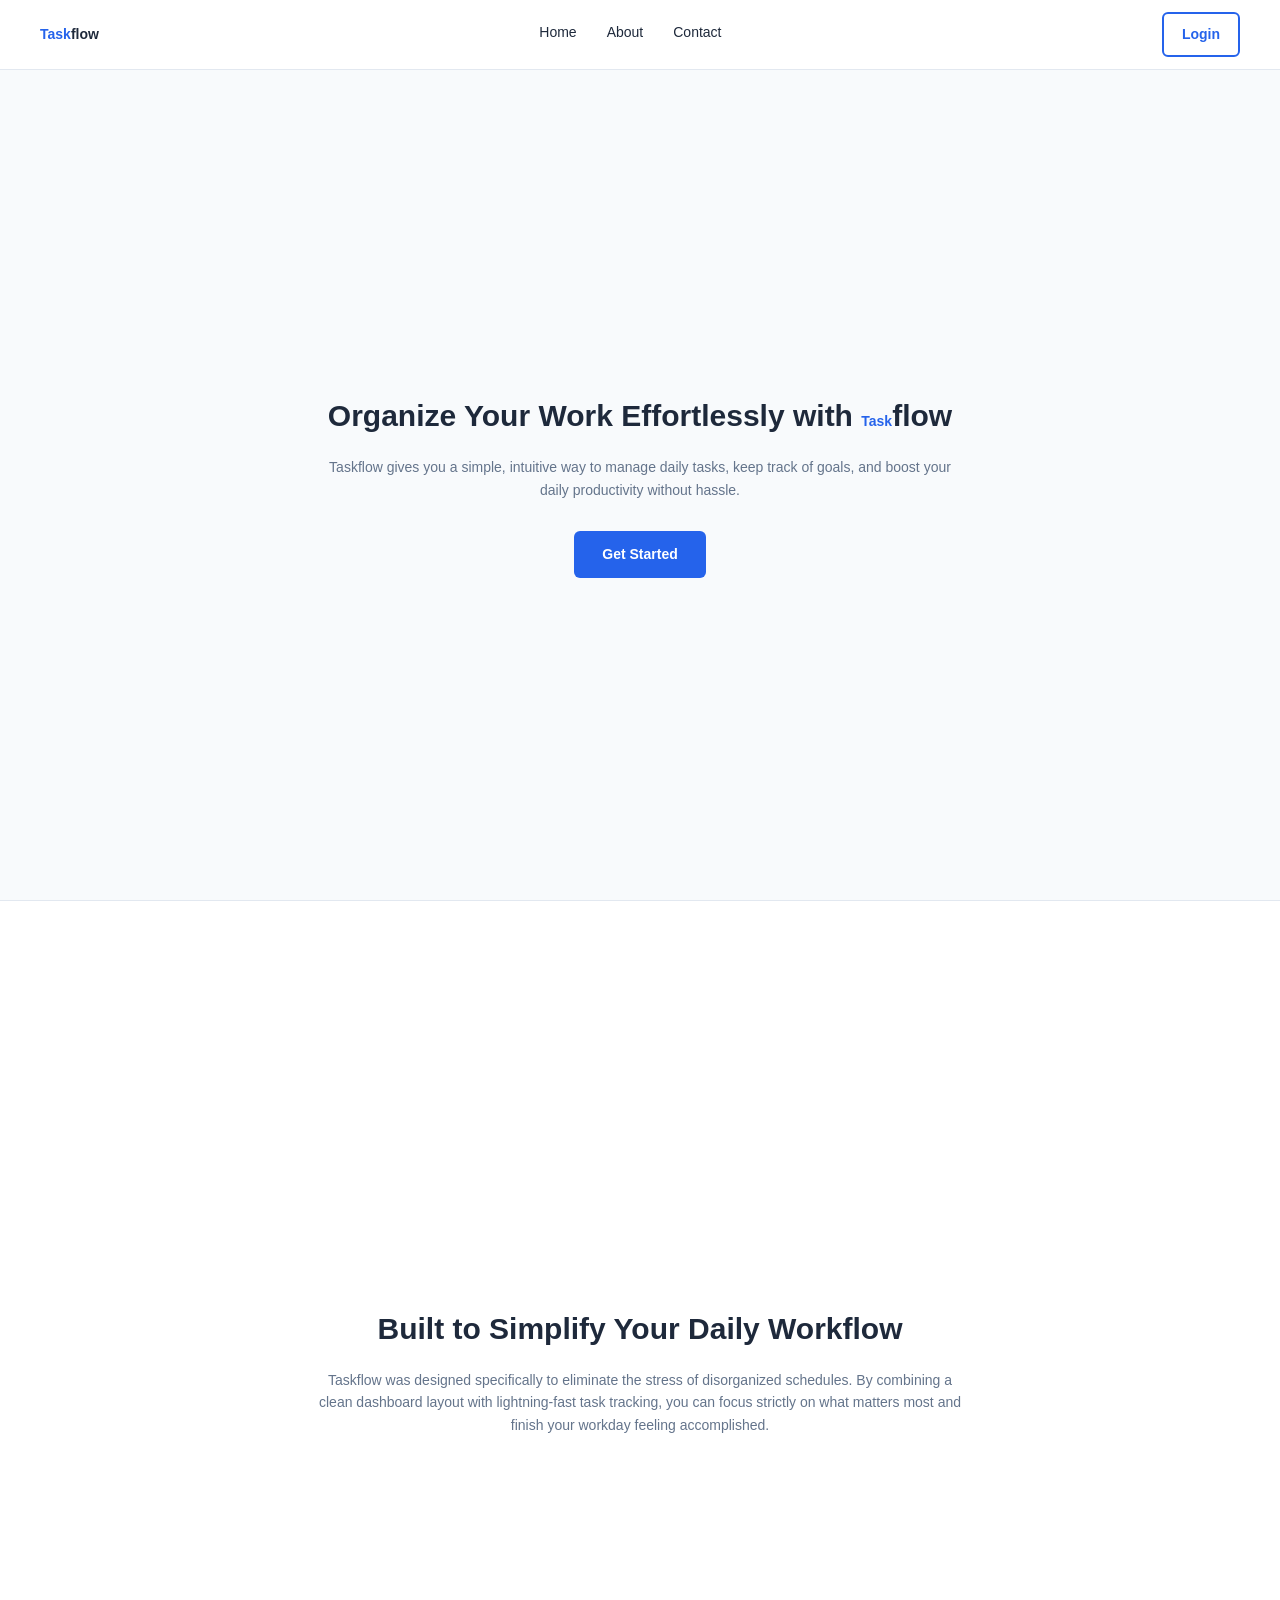
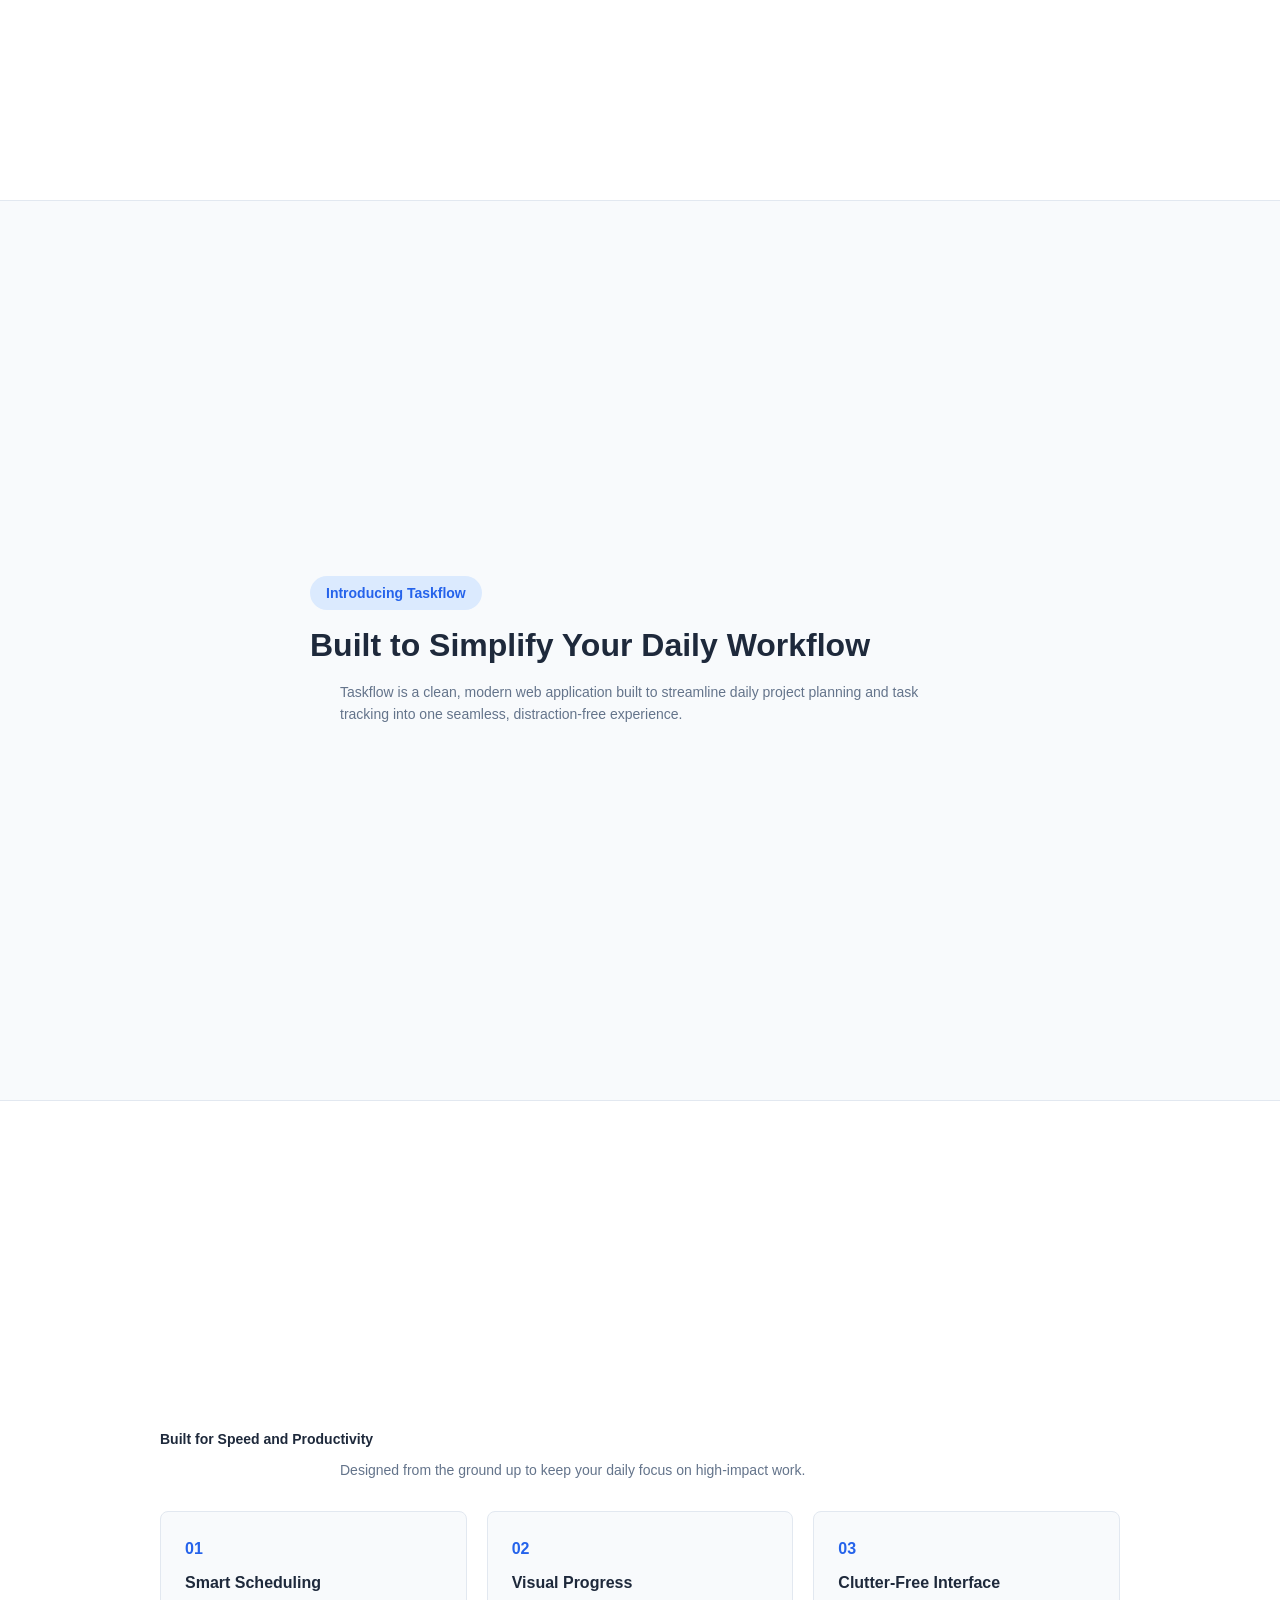
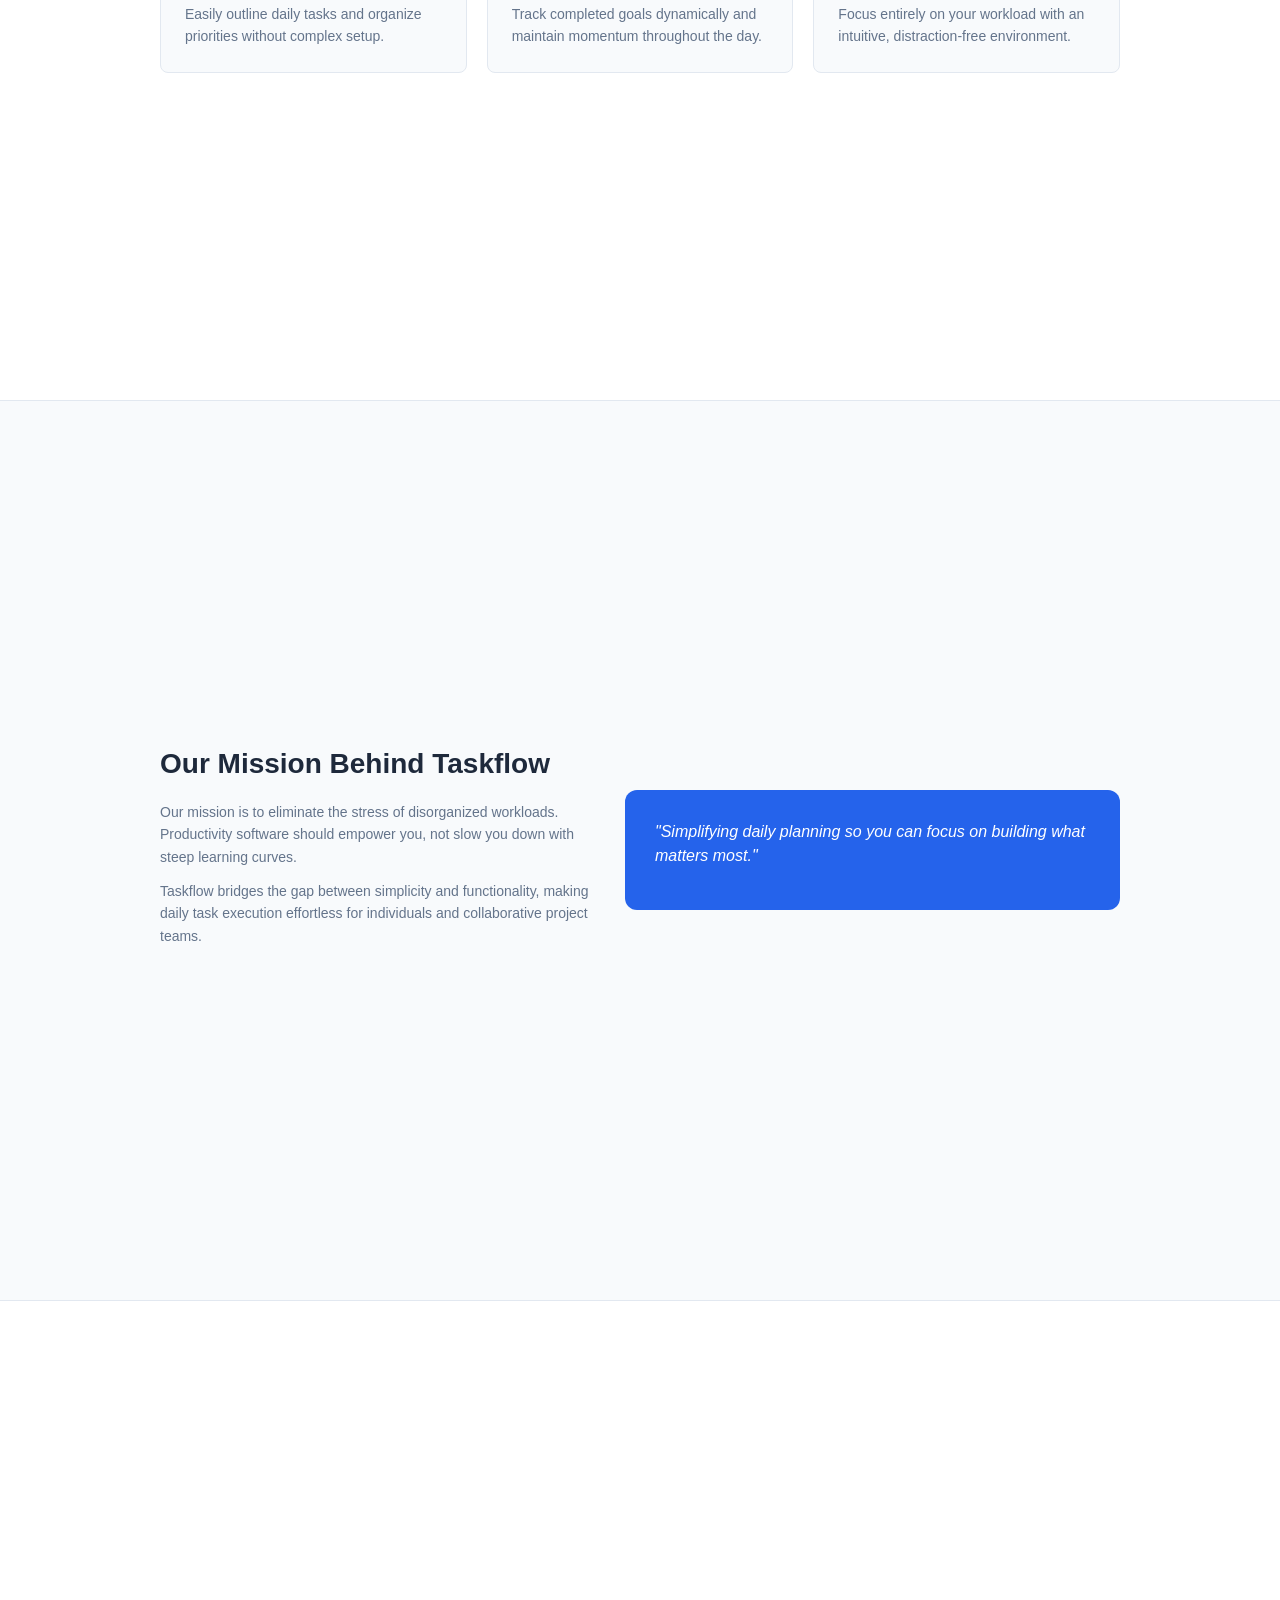
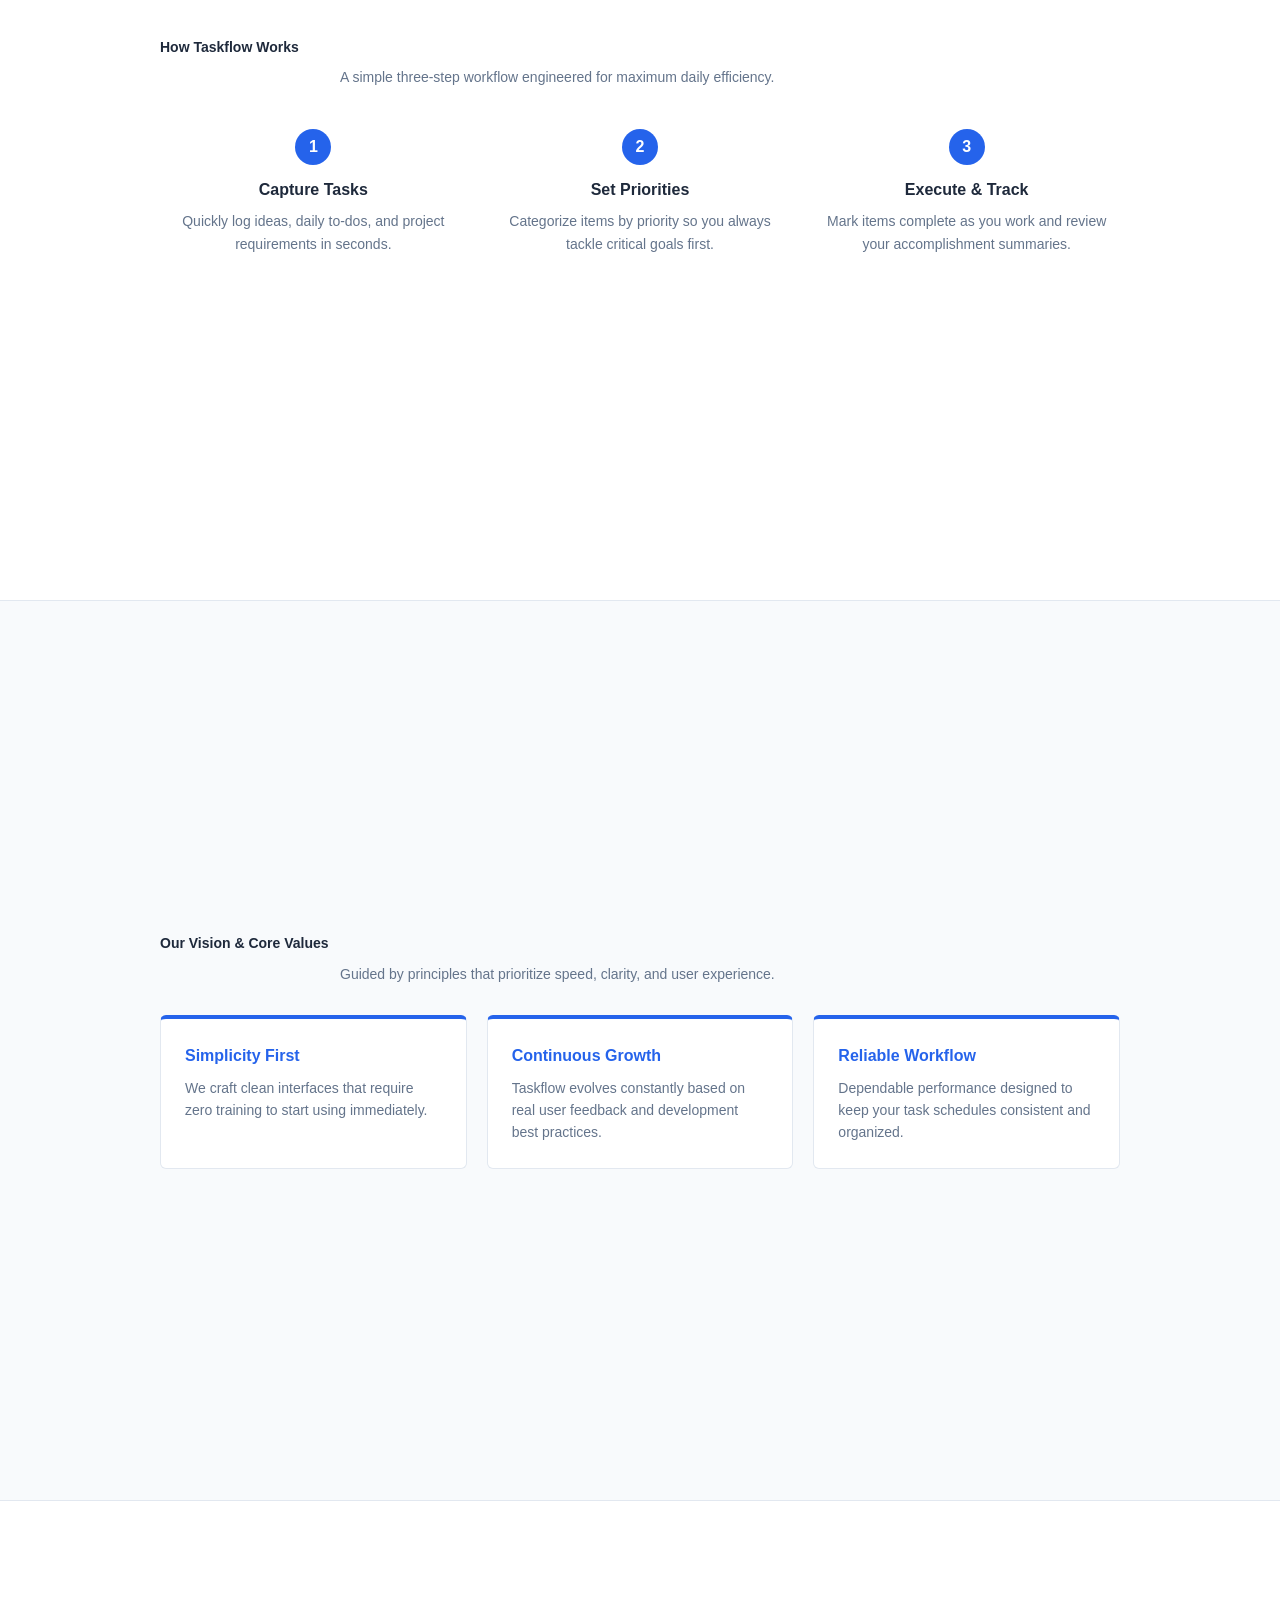
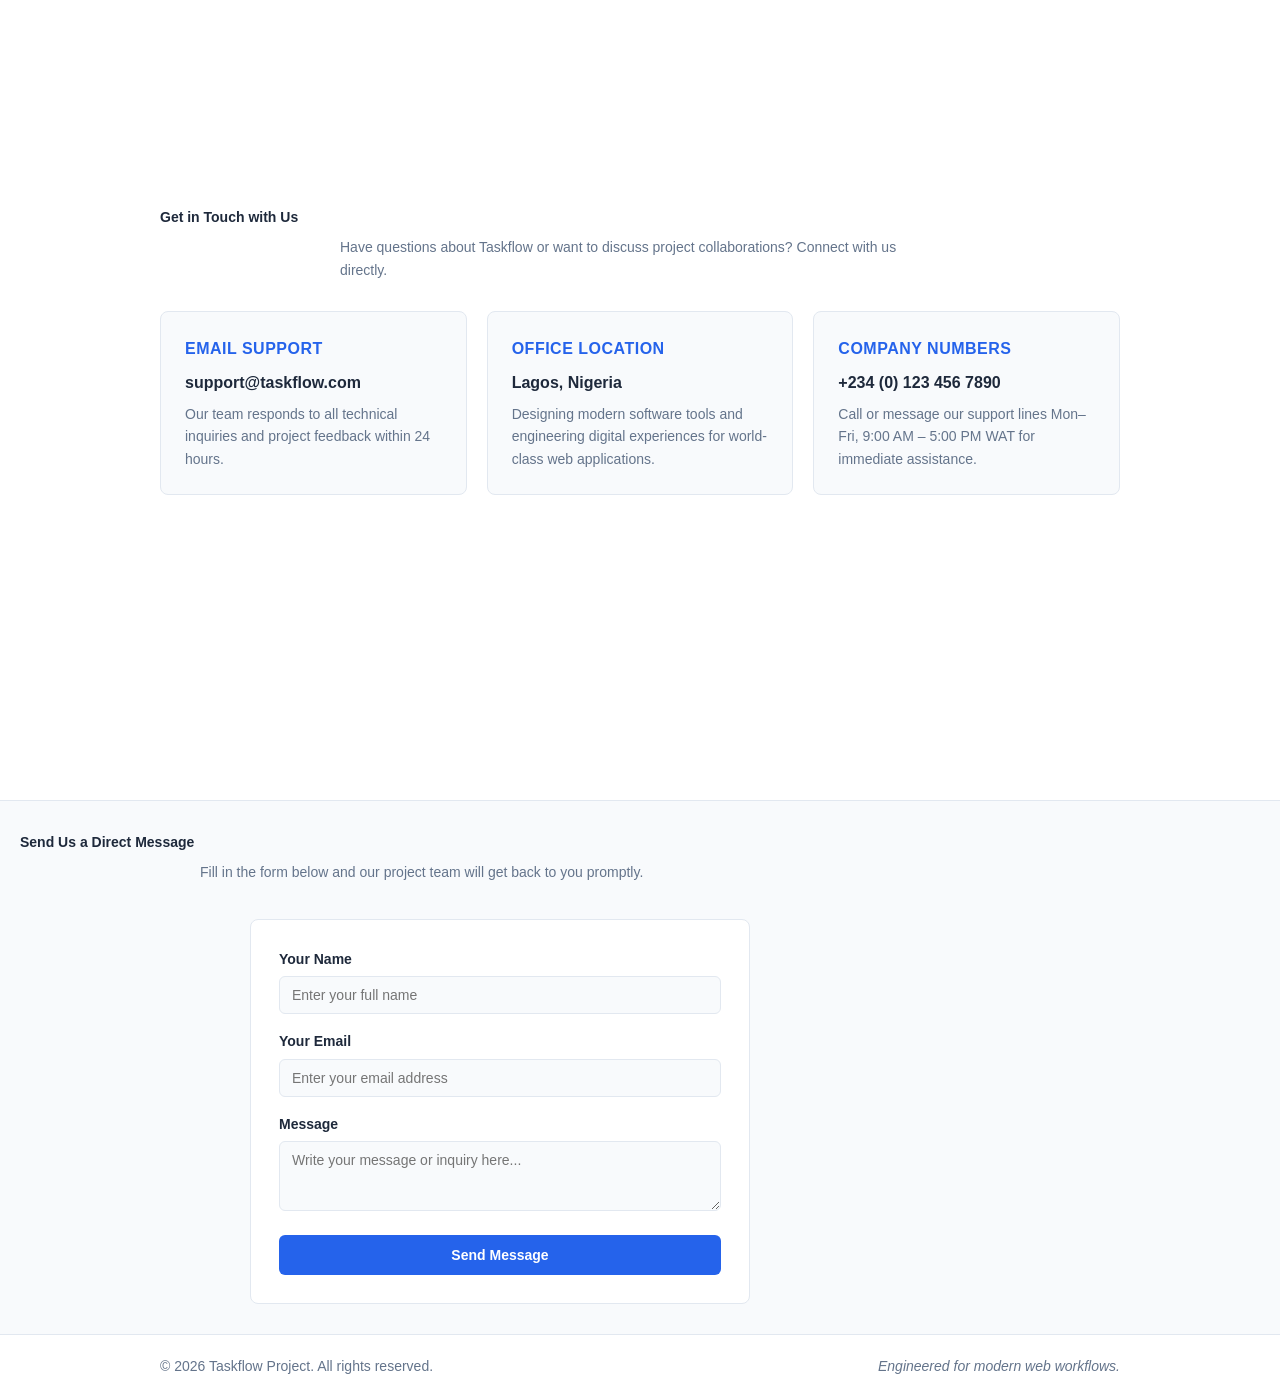
<file: index.html>
<!DOCTYPE html>
<html lang="en">
<head>
    <meta charset="UTF-8">
    <meta name="viewport" content="width=device-width, initial-scale=1.0">
    <title>Taskflow - Home</title>
    <link rel="stylesheet" href="style.css">
</head>
<body>
    <header class="navbar">
        <div class="logo">
            <span class="highlight">Task</span>flow
        </div>
            <nav class="nav-links">
                <a href="#hero-1">Home</a>
                <a href="#about-1">About</a>
                <a href="#contact">Contact</a>
            </nav>
        
        <div class="nav-buttons">
            <a href="login.html" class="btn btn-outline">Login</a>
        </div>
        <button class="menu-toggle" id="menuToggle"
      aria-label="Open navigation menu"
      aria-expanded="false">☰</button> 
    </header>

    <section id="hero-1" class="hero-section hero-bg-1">
        <div class="container hero-content">
            <h1>Organize Your Work Effortlessly with <span class="highlight">Task</span>flow</h1>
            <p>Taskflow gives you a simple, intuitive way to manage daily tasks, keep track of goals, and boost your daily productivity without hassle.</p>
            <div class="hero-buttons">
                <a href="signup.html" class="btn btn-primary btn-large">Get Started</a>
            </div>
        </div>
    </section>

    <section id="hero-2" class="hero-section hero-bg-2">
        <div class="container hero-content">
            <h2>Built to Simplify Your Daily Workflow</h2>
            <p>Taskflow was designed specifically to eliminate the stress of disorganized schedules. By combining a clean dashboard layout with lightning-fast task tracking, you can focus strictly on what matters most and finish your workday feeling accomplished.</p>
        </div>
    </section>

    <section id="introducing" class="full-screen section-hero-intro">
        <div class="container text-center">
            <span class="badge">Introducing Taskflow</span>
            <h2>Built to Simplify Your Daily Workflow</h2>
            <p>Taskflow is a clean, modern web application built to streamline daily project planning and task tracking into one seamless, distraction-free experience.</p>
        </div>
    </section>

    <section id="hero-2" class="full-screen section-hero-features">
        <div class="container">
            <div class="section-header text-center">
                <h2>Built for Speed and Productivity</h2>
                <p>Designed from the ground up to keep your daily focus on high-impact work.</p>
            </div>
            <div class="card-grid">
                <div class="card">
                    <div class="card-number">01</div>
                    <h3>Smart Scheduling</h3>
                    <p>Easily outline daily tasks and organize priorities without complex setup.</p>
                </div>
                <div class="card">
                    <div class="card-number">02</div>
                    <h3>Visual Progress</h3>
                    <p>Track completed goals dynamically and maintain momentum throughout the day.</p>
                </div>
                <div class="card">
                    <div class="card-number">03</div>
                    <h3>Clutter-Free Interface</h3>
                    <p>Focus entirely on your workload with an intuitive, distraction-free environment.</p>
                </div>
            </div>
        </div>
    </section>

    <section id="about-1" class="full-screen section-about-mission">
        <div class="container">
            <div class="two-column">
                <div class="column">
                    <h2>Our Mission Behind Taskflow</h2>
                    <p>Our mission is to eliminate the stress of disorganized workloads. Productivity software should empower you, not slow you down with steep learning curves.</p>
                    <p>Taskflow bridges the gap between simplicity and functionality, making daily task execution effortless for individuals and collaborative project teams.</p>
                </div>
                <div class="column quote-box">
                    <p class="quote-text">"Simplifying daily planning so you can focus on building what matters most."</p>
                </div>
            </div>
        </div>
    </section>

    
    <section id="about-2" class="full-screen section-about-process">
        <div class="container">
            <div class="section-header text-center">
                <h2>How Taskflow Works</h2>
                <p>A simple three-step workflow engineered for maximum daily efficiency.</p>
            </div>
            <div class="steps-grid">
                <div class="step-item">
                    <div class="step-icon">1</div>
                    <h3>Capture Tasks</h3>
                    <p>Quickly log ideas, daily to-dos, and project requirements in seconds.</p>
                </div>
                <div class="step-item">
                    <div class="step-icon">2</div>
                    <h3>Set Priorities</h3>
                    <p>Categorize items by priority so you always tackle critical goals first.</p>
                </div>
                <div class="step-item">
                    <div class="step-icon">3</div>
                    <h3>Execute & Track</h3>
                    <p>Mark items complete as you work and review your accomplishment summaries.</p>
                </div>
            </div>
        </div>
    </section>

    <section id="about-3" class="full-screen section-about-vision">
        <div class="container">
            <div class="section-header text-center">
                <h2>Our Vision & Core Values</h2>
                <p>Guided by principles that prioritize speed, clarity, and user experience.</p>
            </div>
            <div class="banner-grid">
                <div class="banner-card">
                    <h3>Simplicity First</h3>
                    <p>We craft clean interfaces that require zero training to start using immediately.</p>
                </div>
                <div class="banner-card">
                    <h3>Continuous Growth</h3>
                    <p>Taskflow evolves constantly based on real user feedback and development best practices.</p>
                </div>
                <div class="banner-card">
                    <h3>Reliable Workflow</h3>
                    <p>Dependable performance designed to keep your task schedules consistent and organized.</p>
                </div>
            </div>
        </div>
    </section>
    <section id="contact" class="full-screen section-contact-info">
        <div class="container">
            <div class="section-header text-center">
                <h2>Get in Touch with Us</h2>
                <p>Have questions about Taskflow or want to discuss project collaborations? Connect with us directly.</p>
            </div>
            <div class="contact-card-grid">
                <div class="contact-card">
                    <div class="contact-label">Email Support</div>
                    <h3>support@taskflow.com</h3>
                    <p>Our team responds to all technical inquiries and project feedback within 24 hours.</p>
                </div>
                <div class="contact-card">
                    <div class="contact-label">Office Location</div>
                    <h3>Lagos, Nigeria</h3>
                    <p>Designing modern software tools and engineering digital experiences for world-class web applications.</p>
                </div>
                <div class="contact-card">
                    <div class="contact-label">Company Numbers</div>
                    <h3>+234 (0) 123 456 7890</h3>
                    <p>Call or message our support lines Mon–Fri, 9:00 AM – 5:00 PM WAT for immediate assistance.</p>
                </div>
            </div>
        </div>
    </section>

    <section id="contact-form-section" class="full-screen-with-footer section-contact-form">
        <div class="container contact-wrapper">
            <div class="section-header text-center">
                <h2>Send Us a Direct Message</h2>
                <p>Fill in the form below and our project team will get back to you promptly.</p>
            </div>
            <form class="contact-form" >
                <div class="form-group">
                    <label for="name">Your Name</label>
                    <input type="text" id="name" placeholder="Enter your full name" required>
                </div>
                <div class="form-group">
                    <label for="email">Your Email</label>
                    <input type="email" id="email" placeholder="Enter your email address" required>
                </div>
                <div class="form-group">
                    <label for="message">Message</label>
                    <textarea id="message" rows="3" placeholder="Write your message or inquiry here..." required></textarea>
                </div>
                <input type="submit" value="Send Message" class="form-submit">
            </form>
        </div>
    
        <footer class="site-footer">
            <div class="container footer-content">
                <p>© 2026 Taskflow Project. All rights reserved.</p>
                <p class="footer-tagline">Engineered for modern web workflows.</p>
            </div>
        </footer>
    </section>
    <script src="buger.js"></script>
</body>
</html>
</file>
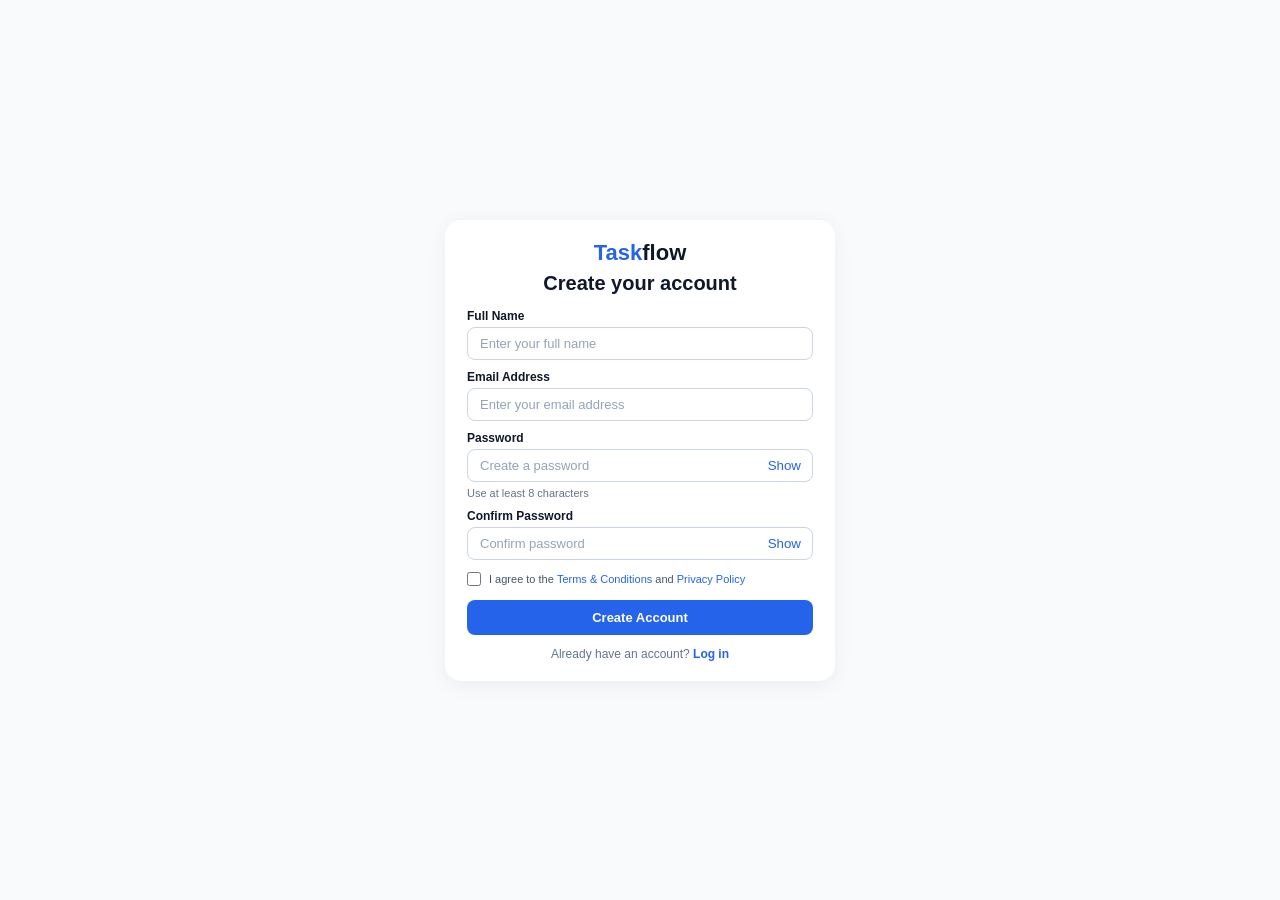
<file: signup.html>
<!DOCTYPE html>
<html lang="en">
<head>
  <meta charset="UTF-8">
  <meta name="viewport" content="width=device-width, initial-scale=1.0">
  <title>TaskFlow - Create Account</title>
  <link rel="stylesheet" href="signup.css">
</head>
<body>

  
  <div class="card">
    
  
    <a href="index.html" class="brand-link"><span class="brand-blue">Task</span>flow</a>

    
    <h1 class="title">Create your account</h1>

    
    <form class="signup-form">
      
    
      <div class="form-group">
        <label for="fullname">Full Name</label>
        <input type="text" id="fullname" placeholder="Enter your full name">
      </div>

      
      <div class="form-group">
        <label for="email">Email Address</label>
        <input type="email" id="email" placeholder="Enter your email address">
      </div>

    <!-- Password Field -->
<div class="form-group">
  <label for="password">Password</label>
  <div class="password-wrapper" style="position: relative; display: flex; align-items: center;">
    <input type="password" id="password" placeholder="Create a password" required style="width: 100%;">
    <button type="button" class="toggle-password" style="position: absolute; right: 12px; background: none; border: none; color: #2563eb; cursor: pointer;">Show</button>
  </div>
  <span class="hint-text">Use at least 8 characters</span>
</div>

<!-- Confirm Password Field -->
<div class="form-group">
  <label for="confirmPassword">Confirm Password</label>
  <div class="password-wrapper" style="position: relative; display: flex; align-items: center;">
    <input type="password" id="confirmPassword" placeholder="Confirm password" required style="width: 100%;">
    <button type="button" class="toggle-password" style="position: absolute; right: 12px; background: none; border: none; color: #2563eb; cursor: pointer;">Show</button>
  </div>
</div>
      
      <div class="checkbox-group">
        <input type="checkbox" id="terms" required>
        <label for="terms">
          I agree to the <a href="#">Terms & Conditions</a> and <a href="#">Privacy Policy</a>
        </label>
      </div>

    
      <button type="submit" class="submit-btn">Create Account</button>

    </form>

    
    <p class="login-prompt">
      Already have an account? <a href="login.html" class="login-link">Log in</a>
    </p>

  </div>
<script src="signup.js"></script>
</body>
</html>
</file>
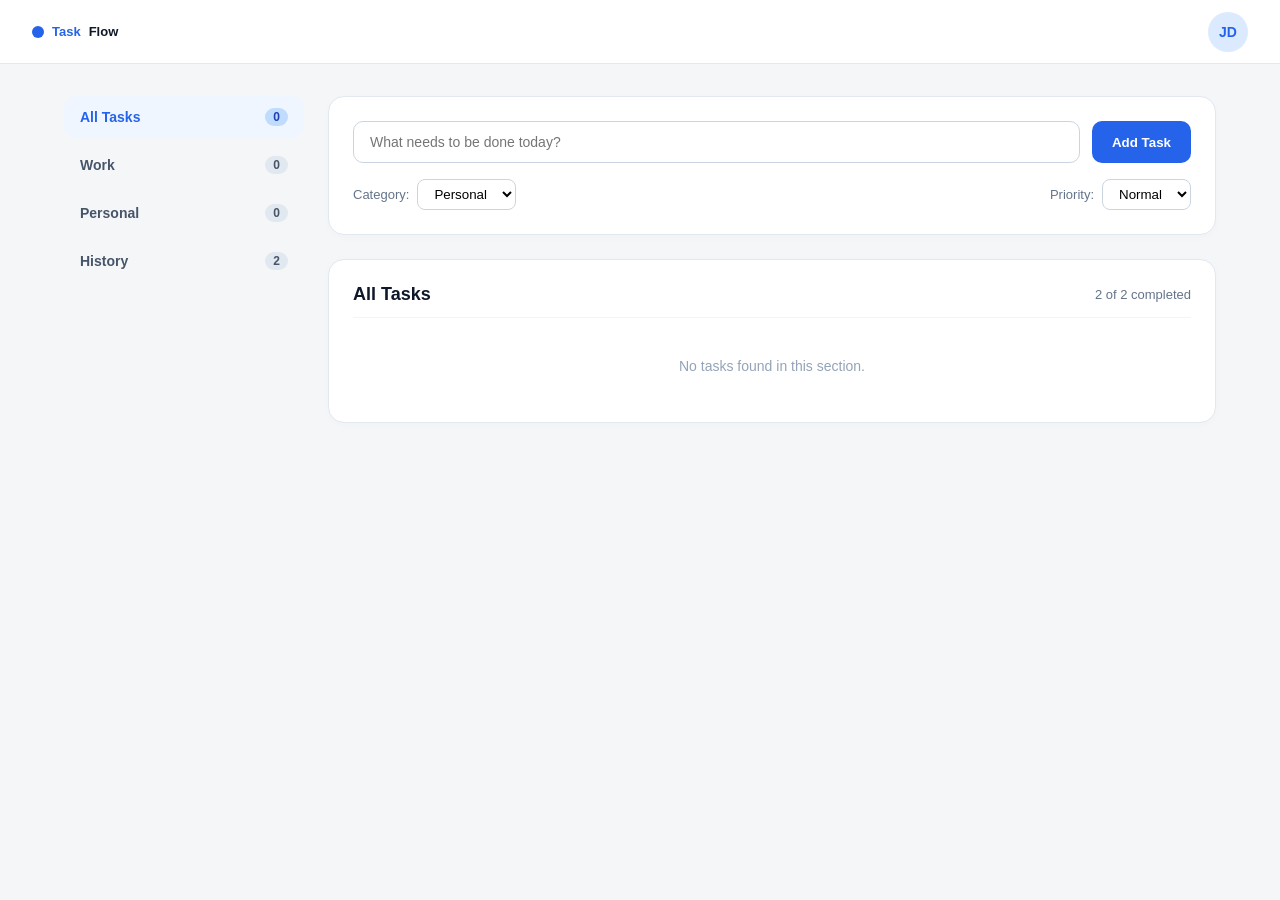
<file: task.html>
<!DOCTYPE html>
<html lang="en">
<head>
  <meta charset="UTF-8">
  <meta name="viewport" content="width=device-width, initial-scale=1.0">
  <title>TaskFlow - Dashboard</title>
  <link rel="stylesheet" href="task.css">
</head>
<body>

  
  <header class="navbar">

    <a href="index.html" class="brand-logo">
      <span class="logo-dot"></span>
      <span class="brand-blue">Task</span>Flow
    </a>


    <div class="user-menu-container">
      <button type="button" class="avatar-btn" id="avatarBtn">JD</button>

    
      <div class="dropdown-menu" id="dropdownMenu">
        <button type="button" class="dropdown-item" id="openProfileBtn">Users Profile</button>
        <button type="button" class="dropdown-item logout-item" id="logoutBtn">Logout</button>
      </div>
    </div>
  </header>


  <main class="dashboard-container">
    
    <aside class="sidebar">
      <nav class="sidebar-nav">
        <button type="button" class="nav-item active" data-filter="all">
          <span>All Tasks</span>
          <span class="badge" id="countAll">0</span>
        </button>
        <button type="button" class="nav-item" data-filter="work">
          <span>Work</span>
          <span class="badge" id="countWork">0</span>
        </button>
        <button type="button" class="nav-item" data-filter="personal">
          <span>Personal</span>
          <span class="badge" id="countPersonal">0</span>
        </button>
        <button type="button" class="nav-item" data-filter="history">
          <span>History</span>
          <span class="badge" id="countHistory">0</span>
        </button>
      </nav>
    </aside>

    
    <section class="main-content">
      
      <div class="card add-task-card" id="addTaskCard">
        <div class="input-row">
          <input type="text" id="taskInput" placeholder="What needs to be done today?">
          <button type="button" id="addTaskBtn" class="primary-btn">Add Task</button>
        </div>

        <div class="options-row">
          <div class="option-group">
            <label for="categorySelect">Category:</label>
            <select id="categorySelect">
              <option value="Personal">Personal</option>
              <option value="Work">Work</option>
            </select>
          </div>

          <div class="option-group">
            <label for="prioritySelect">Priority:</label>
            <select id="prioritySelect">
              <option value="Normal">Normal</option>
              <option value="High">High</option>
              <option value="Low">Low</option>
            </select>
          </div>
        </div>
      </div>

    
      <div class="card task-list-card">
        <div class="list-header">
          <h2 id="sectionTitle">All Tasks</h2>
          <span id="completedCounter" class="counter-text">0 completed</span>
        </div>

    
        <div id="taskList" class="task-list"></div>
      </div>

    </section>

  </main>


  <div class="modal-overlay" id="profileModal">
    <div class="modal-card">
      <div class="modal-header">
        <h3>Edit User Profile</h3>
        <button type="button" class="close-btn" id="closeProfileBtn">&times;</button>
      </div>
      <form id="profileForm">
        <div class="form-group">
          <label for="fullNameInput">Full Name</label>
          <input type="text" id="fullNameInput" value="John Doe" required>
        </div>
        <div class="form-group">
          <label for="emailInput">Email Address</label>
          <input type="email" id="emailInput" value="john@example.com" required>
        </div>
        <div class="modal-actions">
          <button type="button" class="secondary-btn" id="cancelProfileBtn">Cancel</button>
          <button type="submit" class="primary-btn">Save Changes</button>
        </div>
      </form>
    </div>
  </div>

  <script src="task.js"></script>
</body>
</html>
</file>
<file: style.css>
html {
    scroll-behavior: smooth;
}

* {
    margin: 0;
    padding: 0;
    box-sizing: border-box;
    font-family: Arial, Helvetica, sans-serif;
}

body {
    background-color: #f8fafc;
    color: #1e293b;
    line-height: 1.6;
}


p, 
span, 
label, 
input, 
textarea, 
.nav-links a {
    font-size: 14px;
}


.highlight {
    color: #2563eb;
}

.container {
    max-width: 1000px;
    margin: 0 auto;
    padding: 0 20px;
    width: 100%;
}


.navbar {
    position: fixed; 
    top: 0;
    left: 0;
    width: 100%;
    height: 70px;
    background-color: #ffffff;
    display: flex;
    justify-content: space-between;
    align-items: center;
    padding: 0 40px;
    border-bottom: 1px solid #e2e8f0;
    z-index: 1000;
}

.logo {
    font-size: 14px;
    font-weight: bold;
}

.nav-links {
    display: flex;
    list-style: none;
    gap: 30px;
}

.nav-links a {
    text-decoration: none;
    color: #1e293b;
    font-weight: 500;
    padding-bottom: 4px;
}

.nav-links a:hover,
.nav-links a.active {
    color: #2563eb;
    border-bottom: 2px solid #2563eb;
}


.btn {
    display: inline-block;
    padding: 9px 18px;
    border-radius: 6px;
    text-decoration: none;
    font-weight: bold;
    cursor: pointer;
    border: none;
    font-size: 14px;
}

.btn-primary {
    background-color: #2563eb;
    color: #ffffff;
}

.btn-primary:hover {
    background-color: #1d4ed8;
}

.btn-outline {
    border: 2px solid #2563eb;
    color: #2563eb;
    background-color: transparent;
}

.btn-outline:hover {
    background-color: #f8fafc;
}

.btn-large {
    padding: 12px 28px;
    font-size: 14px;
}


.hero-section {
    min-height: 100vh; 
    display: flex;
    align-items: center;
    justify-content: center;
    padding: 70px 20px 0 20px;
}

.hero-bg-1 {
    background-color: #f8fafc;
}

.hero-bg-2 {
    background-color: #ffffff;
    border-top: 1px solid #e2e8f0;
}

.hero-content {
    text-align: center;
}

.hero-content h1,
.hero-content h2 {
    font-size: 30px;
    margin-bottom: 16px;
}

.hero-content p {
    color: #64748b;
    max-width: 650px;
    margin: 0 auto 30px auto;
}

.hero-buttons {
    display: flex;
    justify-content: center;
}
.full-screen {
    height: 100vh; 
    width: 100%;
    display: flex;
    align-items: center;
    justify-content: center;
    padding: 20px;
    overflow: hidden;
}

.section-header {
    margin-bottom: 30px;
}

.section-header h2 {
    font-size: 14px;
    margin-bottom: 8px;
}

.section-header p {
    color: #64748b;
    max-width: 600px;
    margin: 0 auto;
}



.section-hero-main {
    background-color: #ffffff;
}

.section-hero-main h1 {
    font-size: 38px;
    margin-bottom: 16px;
}

.section-hero-main p {
    color: #64748b;
    max-width: 650px;
    margin: 0 auto;
}
.section-hero-intro {
    background-color: #f8fafc;
    border-top: 1px solid #e2e8f0;
}

.section-hero-intro .container {
    max-width: 700px; 
    margin: 0 auto;
}

.section-hero-intro h2 {
    font-size: 14px;
    margin-bottom: 16px;
    line-height: 1.2;
}

.section-hero-intro p {
    color: #64748b;
    max-width: 600px;
    margin: 0 auto;
}


.section-hero-intro {
    background-color: #f8fafc;
    border-top: 1px solid #e2e8f0;
}

.badge {
    display: inline-block;
    background-color: #dbeafe;
    color: #2563eb;
    padding: 6px 16px;
    border-radius: 20px;
    font-weight: bold;
    margin-bottom: 16px;
}

.section-hero-intro h2 {
    font-size: 32px;
    margin-bottom: 16px;
}

.section-hero-intro p {
    color: #64748b;
    max-width: 600px;
    margin: 0 auto;
}

.section-hero-features {
    background-color: #ffffff;
    border-top: 1px solid #e2e8f0;
}

.card-grid {
    display: flex;
    gap: 20px;
}

.card {
    flex: 1;
    background-color: #f8fafc;
    border: 1px solid #e2e8f0;
    padding: 24px;
    border-radius: 8px;
}

.card-number {
    font-weight: bold;
    color: #2563eb;
    margin-bottom: 8px;
}

.card h3 {
    font-size: 16px;
    margin-bottom: 8px;
}

.card p {
    color: #64748b;
}


.section-about-mission {
    background-color: #f8fafc;
    border-top: 1px solid #e2e8f0;
}

.two-column {
    display: flex;
    gap: 30px;
    align-items: center;
}

.column {
    flex: 1;
}

.column h2 {
    font-size: 28px;
    margin-bottom: 14px;
}

.column p {
    color: #64748b;
    margin-bottom: 12px;
}

.quote-box {
    background-color: #2563eb;
    padding: 30px;
    border-radius: 12px;
}

.quote-box .quote-text {
    font-size: 16px;
    color: #ffffff;
    font-style: italic;
    line-height: 1.5;
}


.section-about-process {
    background-color: #ffffff;
    border-top: 1px solid #e2e8f0;
}

.steps-grid {
    display: flex;
    gap: 20px;
    text-align: center;
}

.step-item {
    flex: 1;
    padding: 10px;
}

.step-icon {
    width: 36px;
    height: 36px;
    background-color: #2563eb;
    color: #ffffff;
    border-radius: 50%;
    display: flex;
    align-items: center;
    justify-content: center;
    font-weight: bold;
    margin: 0 auto 12px auto;
}

.step-item h3 {
    font-size: 16px;
    margin-bottom: 8px;
}

.step-item p {
    color: #64748b;
}

.section-about-vision {
    background-color: #f8fafc;
    border-top: 1px solid #e2e8f0;
}

.banner-grid {
    display: flex;
    gap: 20px;
}

.banner-card {
    flex: 1;
    background-color: #ffffff;
    border-top: 4px solid #2563eb;
    border-left: 1px solid #e2e8f0;
    border-right: 1px solid #e2e8f0;
    border-bottom: 1px solid #e2e8f0;
    padding: 24px;
    border-radius: 6px;
}

.banner-card h3 {
    font-size: 16px;
    margin-bottom: 8px;
    color: #2563eb;
}

.banner-card p {
    color: #64748b;
}
.section-contact-info {
    background-color: #ffffff;
    border-top: 1px solid #e2e8f0;
}

.contact-card-grid {
    display: flex;
    gap: 20px;
}

.contact-card {
    flex: 1;
    background-color: #f8fafc;
    border: 1px solid #e2e8f0;
    padding: 24px;
    border-radius: 8px;
}

.contact-label {
    font-weight: bold;
    color: #2563eb;
    margin-bottom: 8px;
    text-transform: uppercase;
    letter-spacing: 0.5px;
}

.contact-card h3 {
    font-size: 16px;
    margin-bottom: 8px;
    color: #1e293b;
}

.contact-card p {
    color: #64748b;
}


.section-contact-form {
    background-color: #f8fafc;
    border-top: 1px solid #e2e8f0;
}

.contact-wrapper {
    margin: auto 0;
    padding-top: 30px; 
} 
.section-contact-form .section-header {
    margin-bottom: 35px;
}


.contact-form {
    max-width: 500px;
    margin: 0 auto 30px auto; 
    background-color: #ffffff;
    padding: 28px;
    border-radius: 8px;
    border: 1px solid #e2e8f0;
}

.form-group {
    margin-bottom: 16px;
    text-align: left;
}

.form-group label {
    display: block;
    font-weight: bold;
    margin-bottom: 6px;
    color: #1e293b;
}

.form-group input,
.form-group textarea {
    width: 100%;
    padding: 10px 12px;
    border: 1px solid #e2e8f0;
    border-radius: 6px;
    outline: none;
    background-color: #f8fafc;
}

.form-group input:focus,
.form-group textarea:focus {
    border-color: #2563eb;
    background-color: #ffffff;
}

.form-submit {
    width: 100%;
    padding: 12px;
    background-color: #2563eb;
    color: #ffffff;
    border: none;
    border-radius: 6px;
    font-weight: bold;
    cursor: pointer;
}

.form-submit:hover {
    background-color: #1d4ed8;
}


.site-footer {
    width: 100%;
    background-color: #ffffff;
    border-top: 1px solid #e2e8f0;
    padding: 20px 0;
}

.footer-content {
    display: flex;
    justify-content: space-between;
    align-items: center;
}

.footer-content p {
    color: #64748b;
}

.footer-tagline {
    font-style: italic;
}




.menu-toggle {
  display: none;
  background: none;
  border: none;
  font-size: 27px;
  cursor: pointer;
  color: #172449;
}







@media (max-width: 768px) {
    
    .full-screen,
    .full-screen-with-footer {
        height: auto ;
        min-height: 100vh;
        padding: 60px 20px 40px 20px;
        overflow: visible ;
    }

    
    .card-grid, 
    .two-column, 
    .steps-grid, 
    .banner-grid,
    .contact-card-grid {
        flex-direction: column ;
        gap: 16px ;
    }

    
    .card,
    .contact-card,
    .banner-card,
    .step-item {
        width: 100% ;
    }

    
    .section-hero-main h1 {
        font-size: 26px ;
    }

    .section-hero-intro h2,
    .section-header h2, 
    .column h2 {
        font-size: 22px ;
    }

    
    .hero-nav {
        flex-wrap: wrap;
        gap: 12px;
    }
    .menu-toggle {
    display: block ;
  }

  
  .navbar .nav-links,
  .navbar .nav-buttons {
    display: none ;
  }

 header.navbar {
    position: relative ;
  }

  
  header.navbar.menu-active .nav-links {
    display: flex ;
    flex-direction: column ;
    align-items: flex-start ;
    position: absolute ;
    top: 100% ;
    right: 20px ;
    background-color: #ffffff;
    padding: 16px 20px 10px 20px ;
    box-shadow: 0 10px 25px rgba(0, 0, 0, 0.15) ;
    border-radius: 8px 8px 0 0 ;
    width: 210px ;
    gap: 12px ;
    z-index: 1000 ;
    box-sizing: border-box ;
  }
  header.navbar.menu-active .nav-buttons {
    display: flex;
    flex-direction: column ;
    align-items: flex-start ;
    position: absolute ;
    top: calc(100% + 155px) ; 
    right: 20px ;
    background-color: #ffffff ;
    padding: 0 20px 16px 20px ;
    box-shadow: 0 10px 25px rgba(0, 0, 0, 0.15) ;
    border-radius: 0 0 8px 8px ;
    width: 210px ;
    z-index: 1000 ;
    box-sizing: border-box ;
  }

  
  header.navbar.menu-active .nav-links a,
  header.navbar.menu-active .nav-buttons a,
  header.navbar.menu-active .nav-buttons button {
    width: 100% ;
    text-align: left ;
  }
}
</file>
<file: signup.css>
* {
  margin: 0;
  padding: 0;
  box-sizing: border-box;
  font-family: -apple-system, BlinkMacSystemFont, "Segoe UI", Roboto, sans-serif;
}


html, body {
  height: 100vh;
  overflow: hidden; 
}

body {
  display: flex;
  justify-content: center;
  align-items: center;
  background-color: #f8fafc;
  padding: 12px;
}


.card {
  background-color: #ffffff;
  width: 100%;
  max-width: 390px;
  padding: 20px 22px;
  border-radius: 16px;
  box-shadow: 0 4px 20px rgba(0, 0, 0, 0.06);
  text-align: center;
}


.brand-link {
  display: inline-block;
  font-size: 22px;
  font-weight: 800;
  color: #0f172a; 
  text-decoration: none;
  margin-bottom: 6px;
}

.brand-blue {
  color: #2563eb;
}


.title {
  font-size: 20px;
  font-weight: 700;
  color: #0f172a;
  margin-bottom: 14px;
}


.signup-form {
  display: flex;
  flex-direction: column;
  gap: 10px;
  text-align: left;
}

.form-group {
  display: flex;
  flex-direction: column;
  gap: 4px;
}

label {
  font-size: 12px;
  font-weight: 600;
  color: #0f172a;
}
input[type="text"],
input[type="email"],
input[type="password"] {
  width: 100%;
  padding: 8px 12px;
  font-size: 13px;
  border: 1px solid #cbd5e1;
  border-radius: 8px;
  outline: none;
  background-color: #ffffff;
  color: #0f172a;
  transition: border-color 0.2s;
}

input::placeholder {
  color: #94a3b8;
}

input:focus {
  border-color: #2563eb;
}


.password-wrapper {
  position: relative;
  display: flex;
  align-items: center;
}

.password-wrapper input {
  padding-right: 55px;
}

.show-btn {
  position: absolute;
  right: 10px;
  background: none;
  border: none;
  font-size: 12px;
  font-weight: 600;
  color: #0f172a;
  cursor: pointer;
}


.hint-text {
  font-size: 11px;
  color: #64748b;
  margin-top: 1px;
}


.checkbox-group {
  display: flex;
  align-items: center;
  gap: 8px;
  margin-top: 2px;
}

.checkbox-group input[type="checkbox"] {
  width: 14px;
  height: 14px;
  accent-color: #2563eb;
  cursor: pointer;
}

.checkbox-group label {
  font-size: 11px;
  font-weight: 400;
  color: #475569;
}

.checkbox-group label a {
  color: #2563eb;
  text-decoration: none;
  font-weight: 500;
}

.checkbox-group label a:hover {
  text-decoration: underline;
}


.submit-btn {
  margin-top: 4px;
  padding: 10px;
  background-color: #2563eb;
  color: #ffffff;
  font-size: 13px;
  font-weight: 600;
  border: none;
  border-radius: 8px;
  cursor: pointer;
  transition: background-color 0.2s;
}

.submit-btn:hover {
  background-color: #1d4ed8;
}

.login-prompt {
  font-size: 12px;
  color: #64748b;
  margin-top: 12px;
}

.login-link {
  color: #2563eb;
  font-weight: 600;
  text-decoration: none;
}

.login-link:hover {
  text-decoration: underline;
}
</file>
<file: task.css>
* {
  margin: 0;
  padding: 0;
  box-sizing: border-box;
  font-family: -apple-system, BlinkMacSystemFont, "Segoe UI", Roboto, sans-serif;
}

body {
  background-color: #f4f6f8;
  color: #0f172a;
  min-height: 100vh;
}


.navbar {
  height: 64px;
  background-color: #ffffff;
  border-bottom: 1px solid #e2e8f0;
  display: flex;
  align-items: center;
  justify-content: space-between;
  padding: 0 32px;
}

.brand-logo {
  display: flex;
  align-items: center;
  gap: 8px;
  font-size: 13px;
  font-weight: 800;
  color: #0f172a;
  text-decoration: none;
}

.logo-dot {
  width: 12px;
  height: 12px;
  background-color: #2563eb;
  border-radius: 50%;
}

.brand-blue {
  color: #2563eb;
}


.user-menu-container {
  position: relative;
}

.avatar-btn {
  width: 40px;
  height: 40px;
  border-radius: 50%;
  background-color: #dbeafe;
  color: #2563eb;
  font-weight: 700;
  font-size: 14px;
  border: none;
  cursor: pointer;
  display: flex;
  align-items: center;
  justify-content: center;
  transition: background-color 0.2s;
}

.avatar-btn:hover {
  background-color: #bfdbfe;
}

.dropdown-menu {
  position: absolute;
  right: 0;
  top: 50px;
  width: 160px;
  background-color: #ffffff;
  border-radius: 12px;
  box-shadow: 0 10px 25px rgba(0, 0, 0, 0.1);
  border: 1px solid #e2e8f0;
  padding: 6px;
  display: none;
  flex-direction: column;
  z-index: 100;
}

.dropdown-menu.show {
  display: flex;
}

.dropdown-item {
  padding: 10px 12px;
  background: none;
  border: none;
  font-size: 13px;
  font-weight: 500;
  color: #334155;
  border-radius: 8px;
  cursor: pointer;
  text-align: left;
}

.dropdown-item:hover {
  background-color: #f1f5f9;
}

.logout-item {
  color: #ef4444;
}

.logout-item:hover {
  background-color: #fef2f2;
}


.dashboard-container {
  max-width: 1200px;
  margin: 32px auto;
  padding: 0 24px;
  display: grid;
  grid-template-columns: 240px 1fr;
  gap: 24px;
}


.sidebar-nav {
  display: flex;
  flex-direction: column;
  gap: 6px;
}

.nav-item {
  display: flex;
  align-items: center;
  justify-content: space-between;
  padding: 12px 16px;
  background: transparent;
  border: none;
  border-radius: 12px;
  font-size: 14px;
  font-weight: 600;
  color: #475569;
  cursor: pointer;
  transition: all 0.2s;
}

.nav-item:hover {
  background-color: #ffffff;
}

.nav-item.active {
  background-color: #eff6ff;
  color: #2563eb;
}

.badge {
  background-color: #e2e8f0;
  color: #475569;
  font-size: 12px;
  padding: 2px 8px;
  border-radius: 12px;
}

.nav-item.active .badge {
  background-color: #bfdbfe;
  color: #1e40af;
}


.card {
  background-color: #ffffff;
  border-radius: 16px;
  border: 1px solid #e2e8f0;
  padding: 24px;
  box-shadow: 0 2px 8px rgba(0, 0, 0, 0.02);
  margin-bottom: 24px;
}

.input-row {
  display: flex;
  gap: 12px;
  margin-bottom: 16px;
}

.input-row input {
  flex: 1;
  padding: 12px 16px;
  border: 1px solid #cbd5e1;
  border-radius: 10px;
  font-size: 14px;
  outline: none;
}

.input-row input:focus {
  border-color: #2563eb;
}

.primary-btn {
  background-color: #2563eb;
  color: #ffffff;
  padding: 10px 20px;
  border-radius: 10px;
  border: none;
  font-weight: 600;
  cursor: pointer;
  transition: background-color 0.2s;
}

.primary-btn:hover {
  background-color: #1d4ed8;
}

.options-row {
  display: flex;
  justify-content: space-between;
}

.option-group {
  display: flex;
  align-items: center;
  gap: 8px;
  font-size: 13px;
  color: #64748b;
}

select {
  padding: 6px 12px;
  border: 1px solid #cbd5e1;
  border-radius: 8px;
  outline: none;
  background-color: #ffffff;
}


.list-header {
  display: flex;
  justify-content: space-between;
  align-items: center;
  margin-bottom: 16px;
  padding-bottom: 12px;
  border-bottom: 1px solid #f1f5f9;
}

.list-header h2 {
  font-size: 18px;
  font-weight: 700;
}

.counter-text {
  font-size: 13px;
  color: #64748b;
}

.task-list {
  display: flex;
  flex-direction: column;
  gap: 12px;
}


.task-item {
  display: flex;
  align-items: center;
  justify-content: space-between;
  padding: 12px;
  border-radius: 10px;
  background-color: #f8fafc;
  border: 1px solid #f1f5f9;
}

.task-left {
  display: flex;
  align-items: center;
  gap: 12px;
}

.task-item input[type="checkbox"] {
  width: 18px;
  height: 18px;
  accent-color: #2563eb;
  cursor: pointer;
}

.task-text {
  font-size: 14px;
  font-weight: 500;
}

.task-item.completed .task-text {
  text-decoration: line-through;
  color: #94a3b8;
}

.tag {
  font-size: 10px;
  font-weight: 700;
  text-transform: uppercase;
  padding: 2px 8px;
  border-radius: 6px;
  margin-left: 8px;
}

.tag.work {
  background-color: #f3e8ff;
  color: #7e22ce;
}

.tag.personal {
  background-color: #dcfce7;
  color: #15803d;
}

.restore-btn {
  background-color: #e2e8f0;
  border: none;
  padding: 6px 12px;
  border-radius: 6px;
  font-size: 12px;
  cursor: pointer;
}

.empty-state {
  text-align: center;
  color: #94a3b8;
  padding: 24px;
  font-size: 14px;
}


.modal-overlay {
  position: fixed;
  inset: 0;
  background-color: rgba(0, 0, 0, 0.4);
  display: none;
  align-items: center;
  justify-content: center;
  z-index: 200;
}

.modal-overlay.show {
  display: flex;
}

.modal-card {
  background-color: #ffffff;
  width: 100%;
  max-width: 400px;
  padding: 24px;
  border-radius: 16px;
}

.modal-header {
  display: flex;
  justify-content: space-between;
  align-items: center;
  margin-bottom: 16px;
}

.close-btn {
  background: none;
  border: none;
  font-size: 20px;
  cursor: pointer;
}

.form-group {
  display: flex;
  flex-direction: column;
  gap: 6px;
  margin-bottom: 16px;
}

.form-group label {
  font-size: 12px;
  font-weight: 600;
}

.form-group input {
  padding: 10px;
  border: 1px solid #cbd5e1;
  border-radius: 8px;
}

.modal-actions {
  display: flex;
  justify-content: flex-end;
  gap: 8px;
}

.secondary-btn {
  background-color: #e2e8f0;
  border: none;
  padding: 10px 16px;
  border-radius: 8px;
  cursor: pointer;
}

.task-right-btns {
  display: flex;
  align-items: center;
  gap: 8px;
}

.delete-btn {
  background-color: #fee2e2;
  color: #dc2626;
  border: none;
  padding: 6px 12px;
  border-radius: 6px;
  font-size: 12px;
  font-weight: 600;
  cursor: pointer;
  transition: background-color 0.2s;
}

.delete-btn:hover {
  background-color: #fecaca;
}
@media screen and (max-width: 768px) {

  .dashboard-container {
    display: flex;
    flex-direction: column ;
    padding: 10px ;
    gap: 15px ;
    width: 100% ;
    box-sizing: border-box ;
  }


  .sidebar {
    width: 100% ;
    max-width: 100% ;
  }

  .sidebar-nav {
    display: flex ;
    flex-direction: row ;
    overflow-x: auto ;
    white-space: nowrap ;
    gap: 8px ;
  }

  .nav-item {
    flex: 0 0 auto ;
  }

  
  .main-content {
    width: 100% ;
    max-width: 100% ;
  }

  
  .input-row {
    flex-direction: column ;
    gap: 10px ;
    display: flex ;
  }

  .input-row input,
  .input-row button {
    width: 100%;
  }

  
  @media screen and (max-width: 768px) {
  
  .task-options, 
  .options-group, 
  .input-row + div {
    display: flex;
    flex-direction: column;
    align-items: stretch ;
    width: 100% ;
    box-sizing: border-box ;
    gap: 12px ;
    overflow: visible ;
  }

  .option-item, 
  .option-wrapper {
    display: flex ;
    flex-direction: column ;
    width: 100% ;
    box-sizing: border-box ;
    gap: 4px;
  }


  .task-options select, 
  .options-group select {
    width: 100% ;
    max-width: 100% ;
    box-sizing: border-box ;
  }
}
}
</file>
